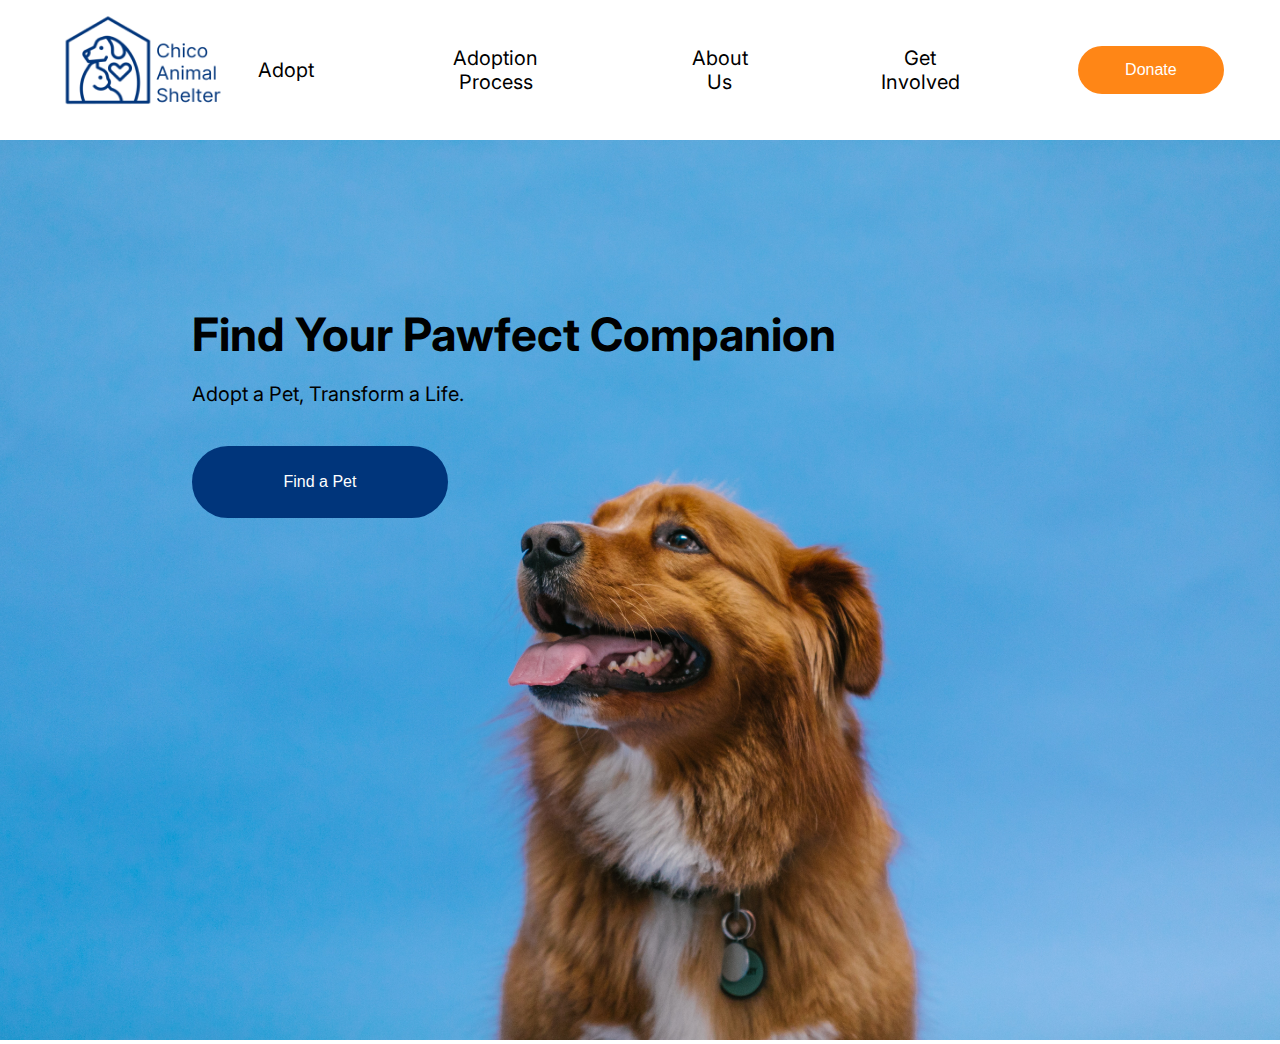
<file: index.html>
<!DOCTYPE html>
<html lang="en">
  <head>
    <meta charset="UTF-8" />
    <title>Home</title>
    <link
      rel="stylesheet"
      href="https://fonts.googleapis.com/css?family=Inter"
    />
    <link
      href="https://fonts.googleapis.com/css2?family=Inter:wght@700&display=swap"
      rel="stylesheet"
    />
    <title>Document</title>
    <link rel="stylesheet" href="./assets/stylesheets/home.css" />
    <link rel="stylesheet" href="./assets/stylesheets/global.css" />
    <link
      rel="stylesheet"
      href="https://cdnjs.cloudflare.com/ajax/libs/font-awesome/4.7.0/css/font-awesome.min.css"
    />
    <meta name="viewport" content="width=device-width, initial-scale=1.0" />
  </head>
  <body>
    <div id="nav"></div>
    <section style="position: relative">
      <img
        class="hero-image"
        src="./assets/images/pexels-rdne-stock-project-7516523.jpg"
      />
      <div style="position: absolute; top: 15%; left: 15%">
        <h1 class="banner-header">Find Your Pawfect Companion</h1>
        <p class="banner-subheader">Adopt a Pet, Transform a Life.</p>
        <button
          onclick="location.href='./adoptAnimals.html';"
          class="banner-button"
        >
          Find a Pet
        </button>
      </div>
    </section>

    <script src="./assets/javascripts/header.js"></script>
  </body>
</html>
</file>
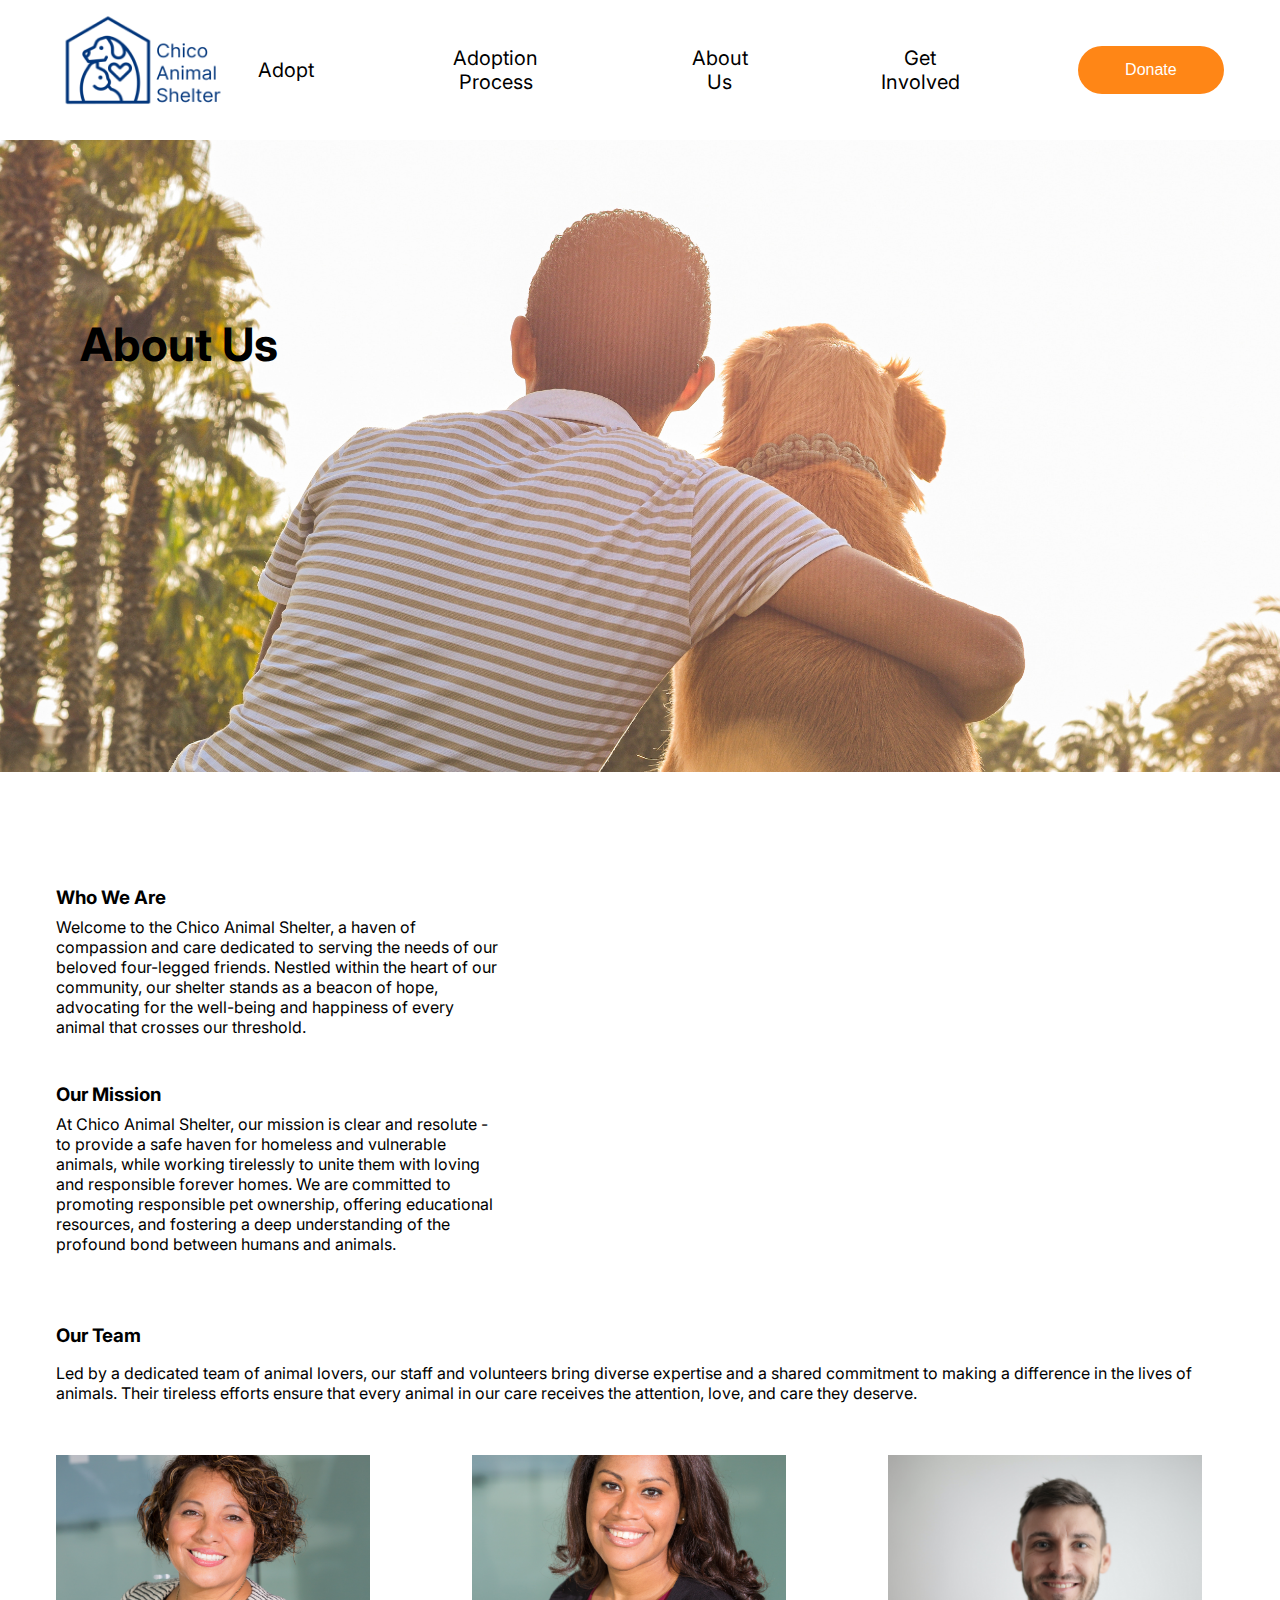
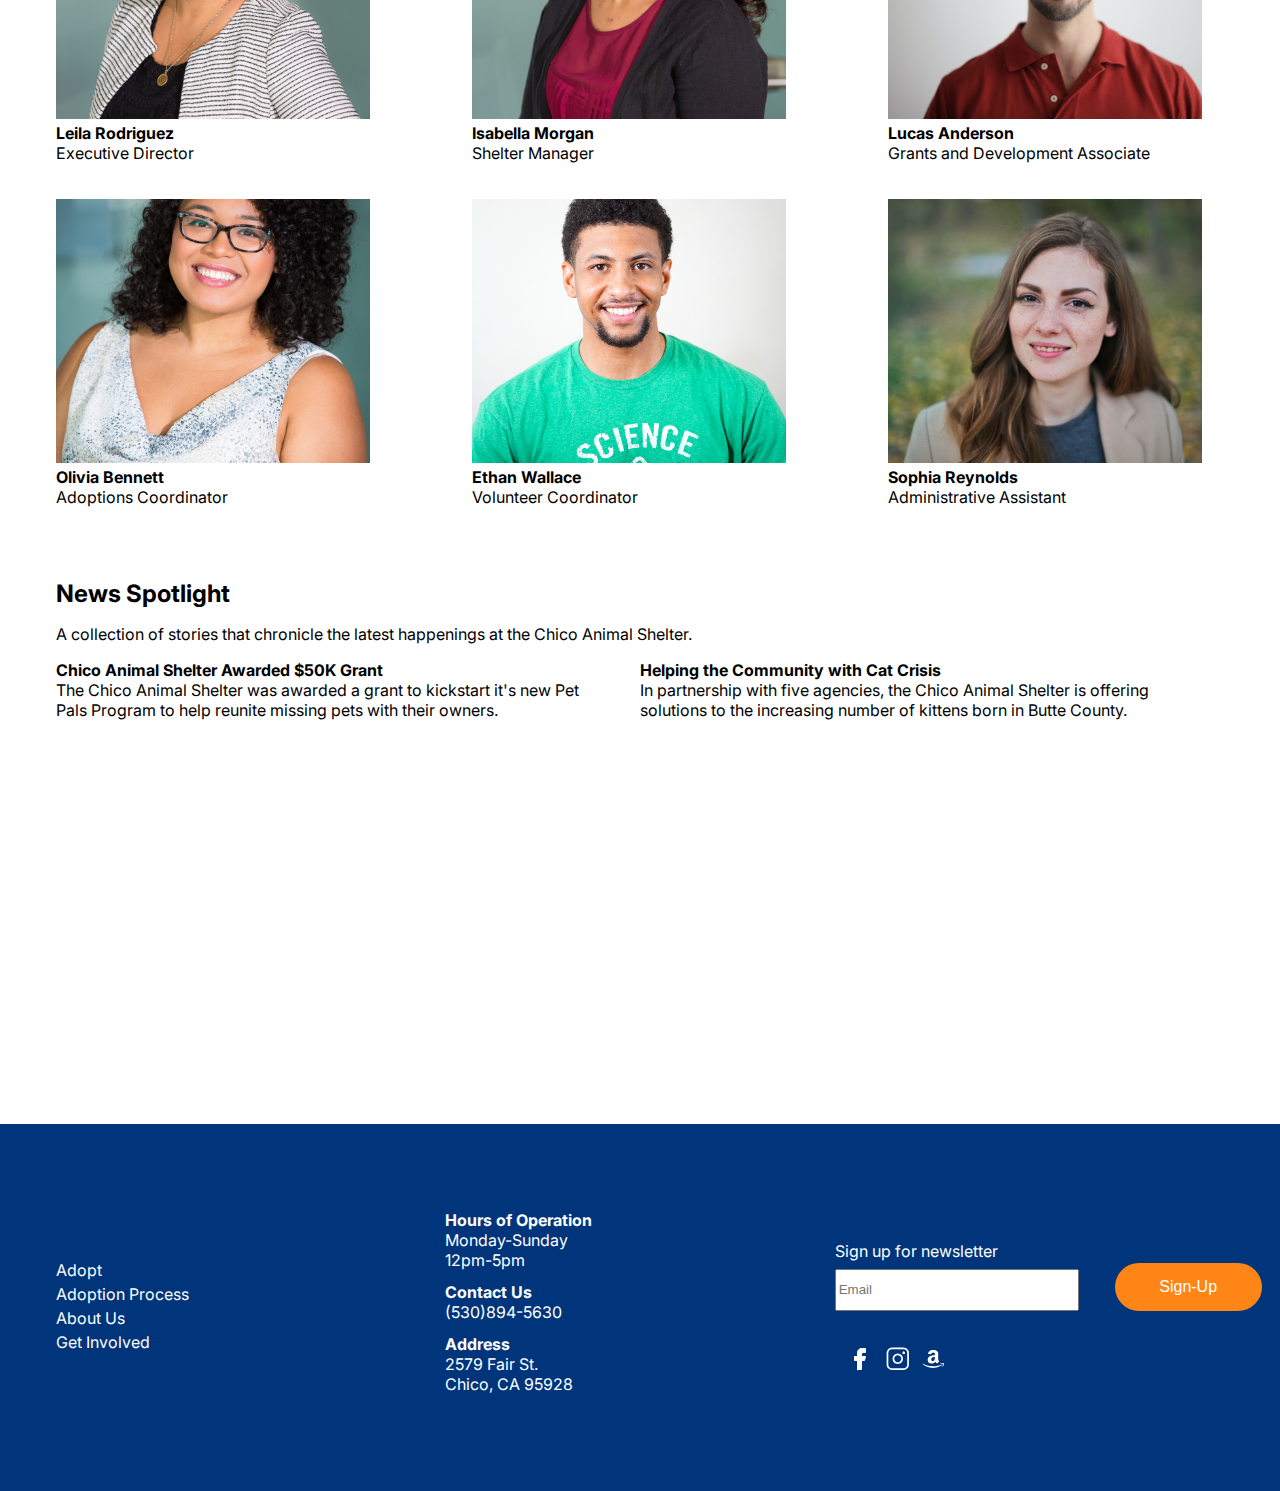
<file: aboutUs.html>
<!DOCTYPE html>
<html lang="en">
  <head>
    <meta charset="UTF-8" />
    <meta name="viewport" content="width=device-width, initial-scale=1.0" />
    <title>About Us</title>
    <link rel="stylesheet" href="./assets/stylesheets/aboutUs.css" />
    <link rel="stylesheet" href="./assets/stylesheets/global.css" />
    <link
      rel="stylesheet"
      href="https://fonts.googleapis.com/css?family=Inter"
    />
    <link
      href="https://fonts.googleapis.com/css2?family=Inter:wght@700&display=swap"
      rel="stylesheet"
    />
    <link
      href="https://fonts.googleapis.com/css2?family=Inter:wght@300&display=swap"
      rel="stylesheet"
    />
    <link
      href="https://fonts.googleapis.com/css2?family=Inter:wght@500&display=swap"
      rel="stylesheet"
    />
    <link
      rel="stylesheet"
      href="https://cdnjs.cloudflare.com/ajax/libs/font-awesome/4.7.0/css/font-awesome.min.css"
    />
  </head>
  <body>
    <div id="nav"></div>
    <div class="about-us-hero">
      <img class="about-us-hero-image" src="./assets/images/about-us.jpg" />
      <div class="hero-header__container">
        <h1 class="hero-header">About Us</h1>
      </div>
    </div>
    <div class="about-us__container">
      <div class="about-us">
        <div class="who-we-are">
          <h3 class="header">Who We Are</h3>
          <p class="content">
            Welcome to the Chico Animal Shelter, a haven of compassion and care
            dedicated to serving the needs of our beloved four-legged friends.
            Nestled within the heart of our community, our shelter stands as a
            beacon of hope, advocating for the well-being and happiness of every
            animal that crosses our threshold.
          </p>
          <div class="our-mission">
            <h3 class="header">Our Mission</h3>
            <p class="content">
              At Chico Animal Shelter, our mission is clear and resolute - to
              provide a safe haven for homeless and vulnerable animals, while
              working tirelessly to unite them with loving and responsible
              forever homes. We are committed to promoting responsible pet
              ownership, offering educational resources, and fostering a deep
              understanding of the profound bond between humans and animals.
            </p>
          </div>
        </div>
        <div class="about-us-video">
          <iframe
            class="my-frame"
            src="https://www.youtube.com/embed/DT6IX9cZSdE"
            title="YouTube video player"
            frameborder="0"
            allow="accelerometer; autoplay; clipboard-write; encrypted-media; gyroscope; picture-in-picture; web-share"
            allowfullscreen
          ></iframe>
        </div>
      </div>
      <div class="our-team">
        <div class="content-team">
          <h3 class="header">Our Team</h3>
          <p class="content-team__paragraph">
            Led by a dedicated team of animal lovers, our staff and volunteers
            bring diverse expertise and a shared commitment to making a
            difference in the lives of animals. Their tireless efforts ensure
            that every animal in our care receives the attention, love, and care
            they deserve.
          </p>
        </div>
        <div class="team-container">
          <div class="team-card">
            <a href="#img1" id="img1-collapsed">
              <img
                class="team-profile"
                src="./assets/images/team-1.jpg"
                alt=""
                width="314px"
              />
            </a>
            <span>
              <a href="#img1-collapsed" class="lightbox" id="img1">
                <img src="./assets/images/team-1.jpg" />
              </a>
            </span>
            <div class="container">
              <h4 class="title">Leila Rodriguez</h4>
              <div>Executive Director</div>
            </div>
          </div>
          <div class="team-card">
            <a href="#img2" id="img2-collapsed">
              <img
                class="team-profile"
                src="./assets/images/team-2.jpg"
                alt=""
                width="314px"
              />
            </a>
            <span>
              <a href="#img2-collapsed" class="lightbox" id="img2">
                <img src="./assets/images/team-2.jpg" />
              </a>
            </span>
            <div class="container">
              <h4 class="title">Isabella Morgan</h4>
              <div>Shelter Manager</div>
            </div>
          </div>
          <div class="team-card">
            <a href="#img3" id="img3-collapsed">
              <img
                class="team-profile"
                src="./assets/images/team-3.jpg"
                alt=""
                width="314px"
              />
            </a>
            <span>
              <a href="#img3-collapsed" class="lightbox" id="img3">
                <img src="./assets/images/team-3.jpg" />
              </a>
            </span>
            <div class="container">
              <h4 class="title">Lucas Anderson</h4>
              <div>Grants and Development Associate</div>
            </div>
          </div>
          <div class="team-card">
            <a href="#img4" id="img4-collapsed">
              <img
                class="team-profile"
                src="./assets/images/team-4.jpg"
                alt=""
                width="314px"
              />
            </a>
            <span>
              <a href="#img4-collapsed" class="lightbox" id="img4">
                <img src="./assets/images/team-4.jpg" />
              </a>
            </span>
            <div class="container">
              <h4 class="title">Olivia Bennett</h4>
              <div>Adoptions Coordinator</div>
            </div>
          </div>
          <div class="team-card">
            <a href="#img5" id="img5-collapsed">
              <img
                class="team-profile"
                src="./assets/images/team-5.jpg"
                alt=""
                width="314px"
              />
            </a>
            <span>
              <a href="#img5-collapsed" class="lightbox" id="img5">
                <img src="./assets/images/team-5.jpg" />
              </a>
            </span>
            <div class="container">
              <h4 class="title">Ethan Wallace</h4>
              <div>Volunteer Coordinator</div>
            </div>
          </div>
          <div class="team-card">
            <a href="#img6" id="img6-collapsed">
              <img
                class="team-profile"
                src="./assets/images/team-6.jpg"
                alt=""
                width="314px"
              />
            </a>
            <span>
              <a href="#img6-collapsed" class="lightbox" id="img6">
                <img src="./assets/images/team-6.jpg" />
              </a>
            </span>
            <div class="container">
              <h4 class="title">Sophia Reynolds</h4>
              <div>Administrative Assistant</div>
            </div>
          </div>
        </div>
      </div>
      <div class="news-spotlight">
        <h2 class="header">News Spotlight</h2>
        <p class="content-news">
          A collection of stories that chronicle the latest happenings at the
          Chico Animal Shelter.
        </p>
      </div>
      <div class="news-clip__container">
        <div class="container">
          <h4 class="title">Chico Animal Shelter Awarded $50K Grant</h4>
          <div class="clip-description">
            The Chico Animal Shelter was awarded a grant to kickstart it's new
            Pet Pals Program to help reunite missing pets with their owners.
          </div>
          <iframe
            class="my-frame"
            src="https://www.youtube.com/embed/mRdDEuBKCM8"
            title="YouTube video player"
            frameborder="0"
            allow="accelerometer; autoplay; clipboard-write; encrypted-media; gyroscope; picture-in-picture; web-share"
            allowfullscreen
          ></iframe>
        </div>
        <div class="container">
          <h4 class="title">Helping the Community with Cat Crisis</h4>
          <div class="clip-description">
            In partnership with five agencies, the Chico Animal Shelter is
            offering solutions to the increasing number of kittens born in Butte
            County.
          </div>
          <iframe
            class="my-frame"
            src="https://www.youtube.com/embed/PJbk5EQ2icE"
            title="YouTube video player"
            frameborder="0"
            allow="accelerometer; autoplay; clipboard-write; encrypted-media; gyroscope; picture-in-picture; web-share"
            allowfullscreen
          ></iframe>
        </div>
      </div>
    </div>
    <div id="footer"></div>
    <script src="./assets/javascripts/header.js"></script>
    <script src="./assets/javascripts/footer.js"></script>
  </body>
</html>
</file>
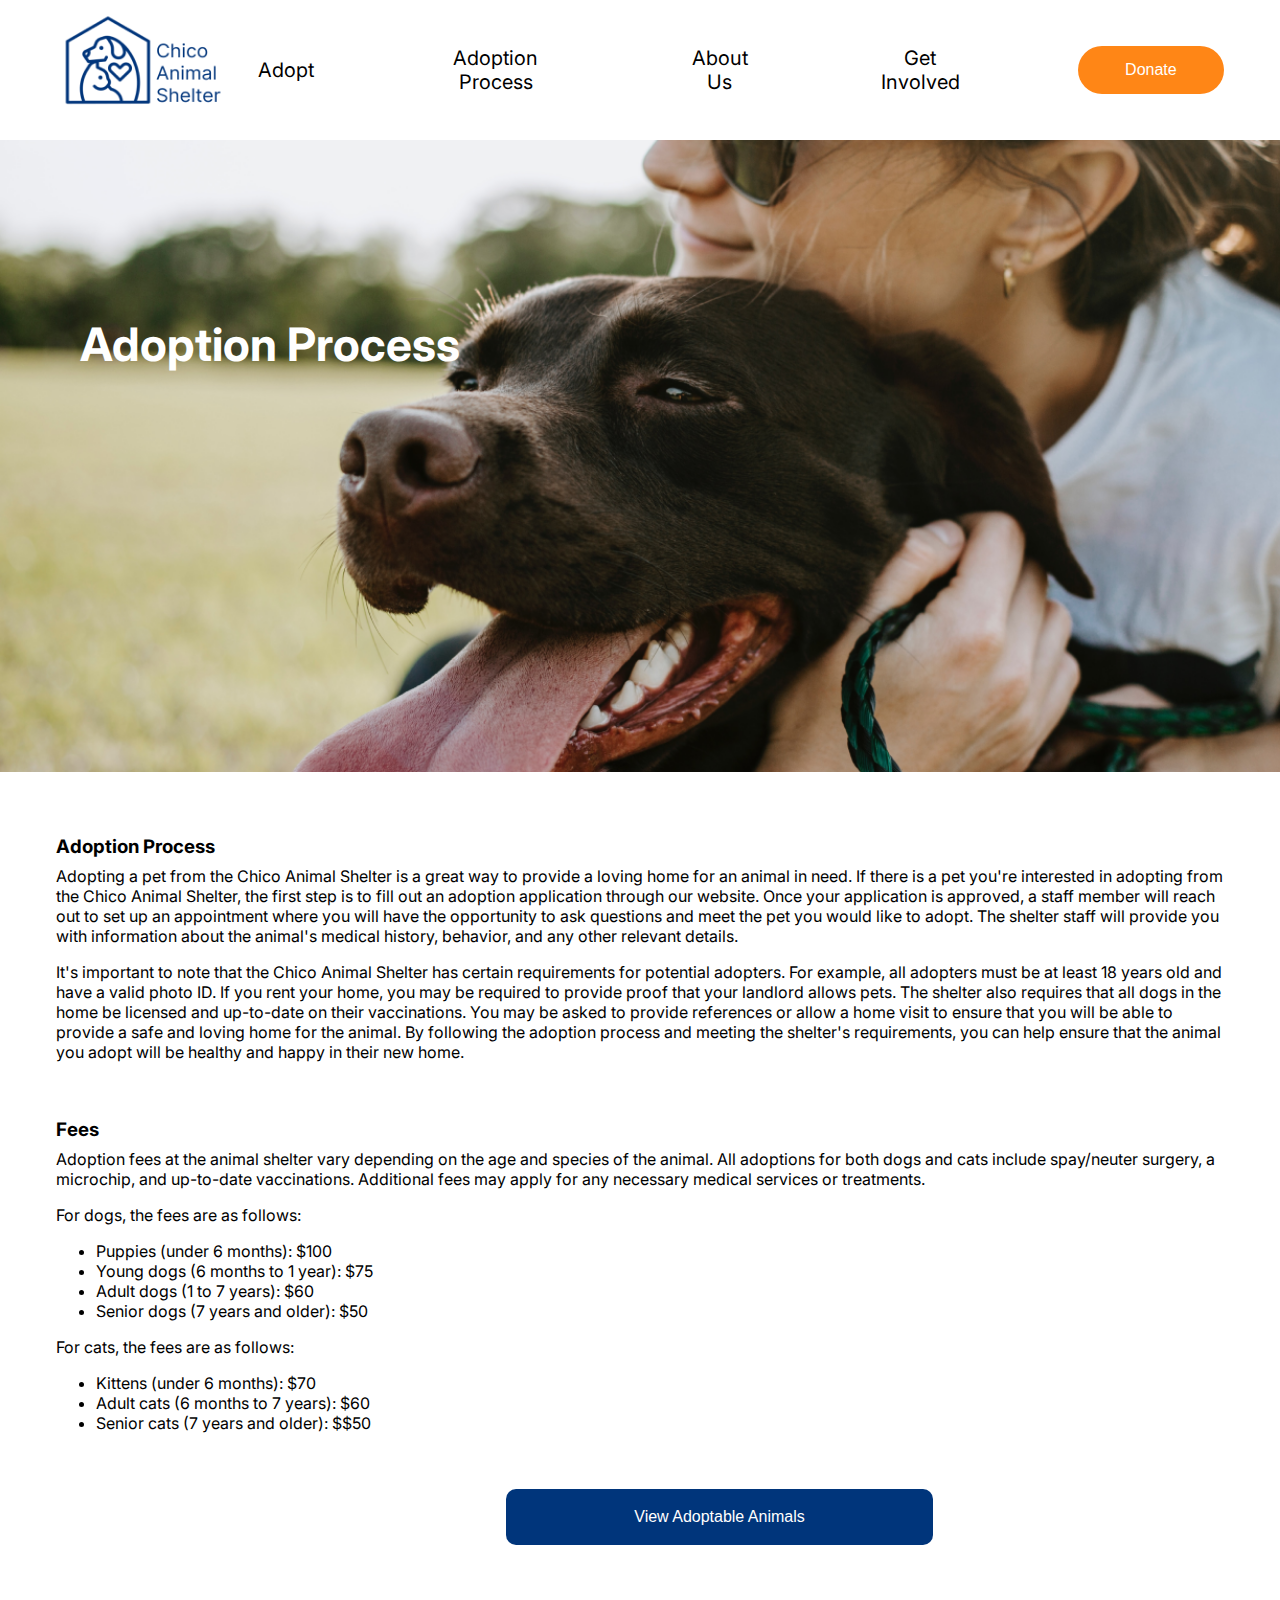
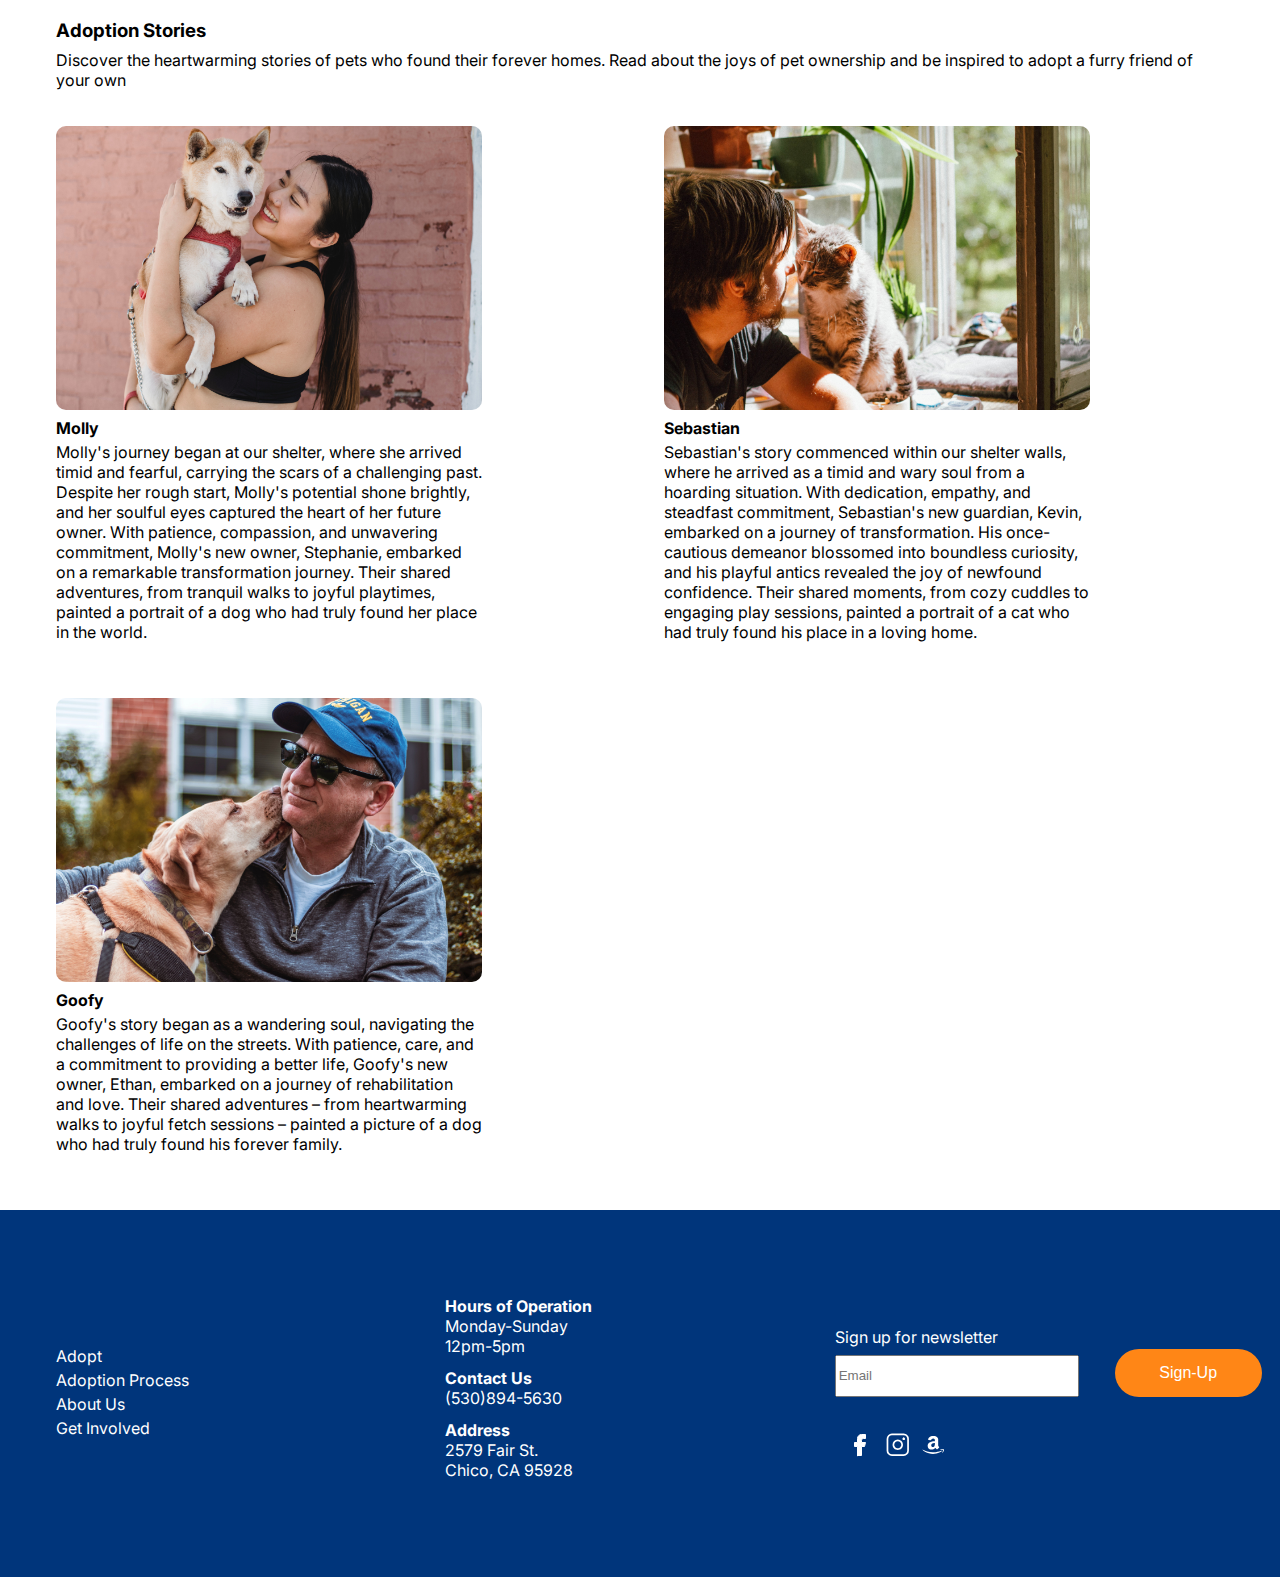
<file: adoptionProcess.html>
<!DOCTYPE html>
<html lang="en">
  <head>
    <meta charset="UTF-8" />
    <meta name="viewport" content="width=device-width, initial-scale=1.0" />
    <title>Adoption Process</title>
    <link rel="stylesheet" href="./assets/stylesheets/adoptionProcess.css" />
    <link rel="stylesheet" href="./assets/stylesheets/global.css" />
    <link
      rel="stylesheet"
      href="https://fonts.googleapis.com/css?family=Inter"
    />
    <link
      href="https://fonts.googleapis.com/css2?family=Inter:wght@700&display=swap"
      rel="stylesheet"
    />
    <link
      href="https://fonts.googleapis.com/css2?family=Inter:wght@300&display=swap"
      rel="stylesheet"
    />
    <link
      href="https://fonts.googleapis.com/css2?family=Inter:wght@500&display=swap"
      rel="stylesheet"
    />
    <link
      rel="stylesheet"
      href="https://cdnjs.cloudflare.com/ajax/libs/font-awesome/4.7.0/css/font-awesome.min.css"
    />
  </head>
  <body>
    <div id="nav"></div>
    <div class="adopt-hero">
      <img
        class="adopt-hero-image"
        src="./assets/images/wade-austin-ellis-FtuJIuBbUhI-unsplash 1.png"
      />
      <div style="position: absolute; top: 285px; left: 80px">
        <h1 class="hero-header">Adoption Process</h1>
      </div>
    </div>
    <div class="adoption-process">
      <div class="process">
        <h3 class="header">Adoption Process</h3>
        <p class="content">
          Adopting a pet from the Chico Animal Shelter is a great way to provide
          a loving home for an animal in need. If there is a pet you're
          interested in adopting from the Chico Animal Shelter, the first step
          is to fill out an adoption application through our website. Once your
          application is approved, a staff member will reach out to set up an
          appointment where you will have the opportunity to ask questions and
          meet the pet you would like to adopt. The shelter staff will provide
          you with information about the animal's medical history, behavior, and
          any other relevant details.
        </p>
        <p>
          It's important to note that the Chico Animal Shelter has certain
          requirements for potential adopters. For example, all adopters must be
          at least 18 years old and have a valid photo ID. If you rent your
          home, you may be required to provide proof that your landlord allows
          pets. The shelter also requires that all dogs in the home be licensed
          and up-to-date on their vaccinations. You may be asked to provide
          references or allow a home visit to ensure that you will be able to
          provide a safe and loving home for the animal. By following the
          adoption process and meeting the shelter's requirements, you can help
          ensure that the animal you adopt will be healthy and happy in their
          new home.
        </p>
      </div>
      <div class="fees">
        <h3 class="header">Fees</h3>
        <p class="content">
          Adoption fees at the animal shelter vary depending on the age and
          species of the animal. All adoptions for both dogs and cats include
          spay/neuter surgery, a microchip, and up-to-date vaccinations.
          Additional fees may apply for any necessary medical services or
          treatments.
        </p>
        <div>
          <div>For dogs, the fees are as follows:</div>
          <ul>
            <li>Puppies (under 6 months): $100</li>
            <li>Young dogs (6 months to 1 year): $75</li>
            <li>Adult dogs (1 to 7 years): $60</li>
            <li>Senior dogs (7 years and older): $50</li>
          </ul>
          <div>For cats, the fees are as follows:</div>
          <ul>
            <li>Kittens (under 6 months): $70</li>
            <li>Adult cats (6 months to 7 years): $60</li>
            <li>Senior cats (7 years and older): $$50</li>
          </ul>
        </div>
      </div>
      <button
        onclick="location.href='./adoptAnimals.html';"
        class="adoptable-animals-button"
      >
        View Adoptable Animals
      </button>
      <div class="adoption-stories-header">
        <h3 class="header">Adoption Stories</h3>
        <div class="content">
          Discover the heartwarming stories of pets who found their forever
          homes. Read about the joys of pet ownership and be inspired to adopt a
          furry friend of your own
        </div>
      </div>
      <div class="adoption-stories-container">
        <div class="adoption-stories-card">
          <a href="#img1" id="img1-collapsed">
            <img
              class="story-profile"
              src="./assets/images/adopt-story-1.jpg"
              alt="woman carrying dog"
              width="426px"
            />
          </a>
          <span>
            <a href="#img1-collapsed" class="lightbox" id="img1">
              <img src="./assets/images/adopt-story-1.jpg" />
            </a>
          </span>
          <div class="container">
            <h4 class="title">Molly</h4>
            <div>
              Molly's journey began at our shelter, where she arrived timid and
              fearful, carrying the scars of a challenging past. Despite her
              rough start, Molly's potential shone brightly, and her soulful
              eyes captured the heart of her future owner. With patience,
              compassion, and unwavering commitment, Molly's new owner,
              Stephanie, embarked on a remarkable transformation journey. Their
              shared adventures, from tranquil walks to joyful playtimes,
              painted a portrait of a dog who had truly found her place in the
              world.
            </div>
          </div>
        </div>
        <div class="adoption-stories-card">
          <a href="#img2" id="img2-collapsed">
            <img
              class="story-profile"
              src="./assets/images/adopt-story-3.jpg"
              alt="Dog dog-profile-1"
              width="426px"
            />
          </a>
          <span>
            <a href="#img2-collapsed" class="lightbox" id="img2">
              <img src="./assets/images/adopt-story-3.jpg" />
            </a>
          </span>
          <div class="container">
            <h4 class="title">Sebastian</h4>
            <div>
              Sebastian's story commenced within our shelter walls, where he
              arrived as a timid and wary soul from a hoarding situation. With
              dedication, empathy, and steadfast commitment, Sebastian's new
              guardian, Kevin, embarked on a journey of transformation. His
              once-cautious demeanor blossomed into boundless curiosity, and his
              playful antics revealed the joy of newfound confidence. Their
              shared moments, from cozy cuddles to engaging play sessions,
              painted a portrait of a cat who had truly found his place in a
              loving home.
            </div>
          </div>
        </div>
        <div class="adoption-stories-card">
          <a href="#img3" id="img3-collapsed">
            <img
              class="story-profile"
              src="./assets/images/adopt-story-2.jpg"
              alt="Dog dog-profile-1"
              width="426px"
            />
          </a>
          <span>
            <a href="#img3-collapsed" class="lightbox" id="img3">
              <img src="./assets/images/adopt-story-2.jpg" />
            </a>
          </span>
          <div class="container">
            <h4 class="title">Goofy</h4>
            <div>
              Goofy's story began as a wandering soul, navigating the challenges
              of life on the streets. With patience, care, and a commitment to
              providing a better life, Goofy's new owner, Ethan, embarked on a
              journey of rehabilitation and love. Their shared adventures – from
              heartwarming walks to joyful fetch sessions – painted a picture of
              a dog who had truly found his forever family.
            </div>
          </div>
        </div>
      </div>
    </div>

    <div id="footer"></div>
    <script src="./assets/javascripts/header.js"></script>
    <script src="./assets/javascripts/footer.js"></script>
  </body>
</html>
</file>
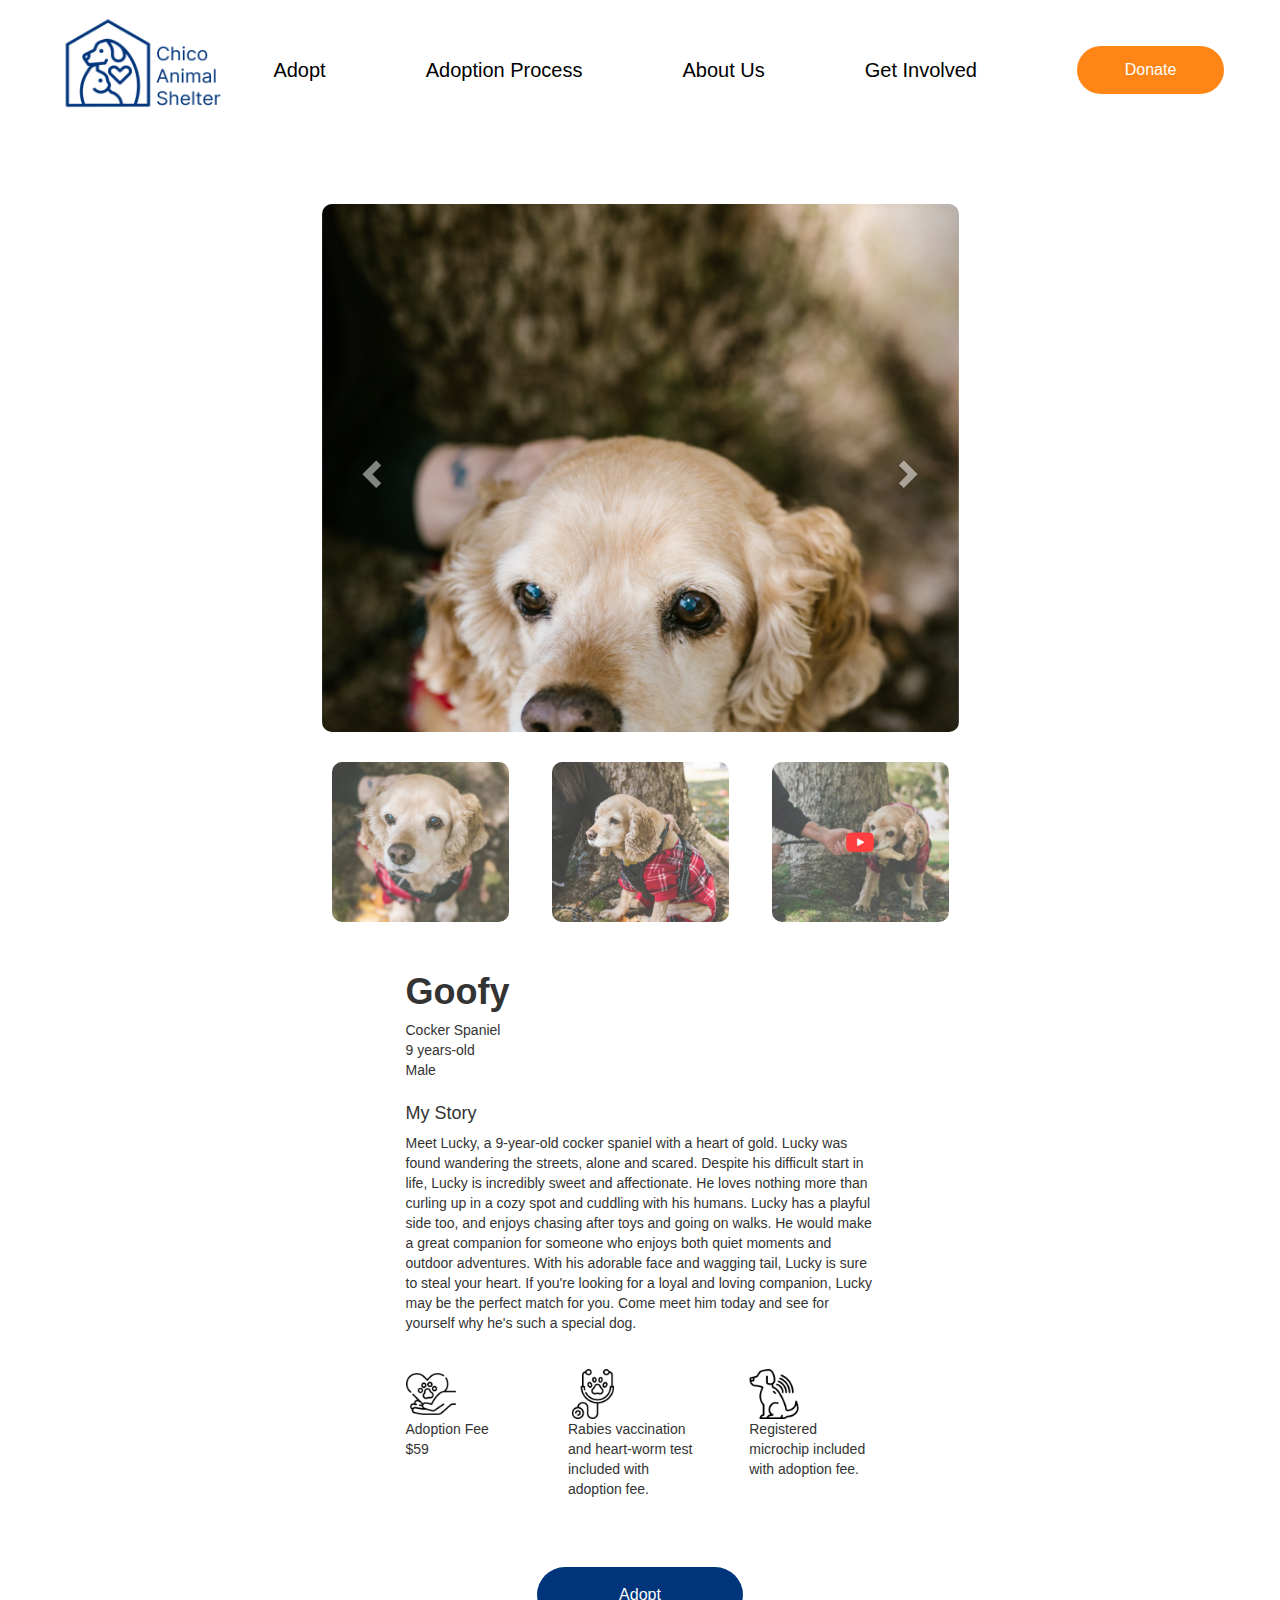
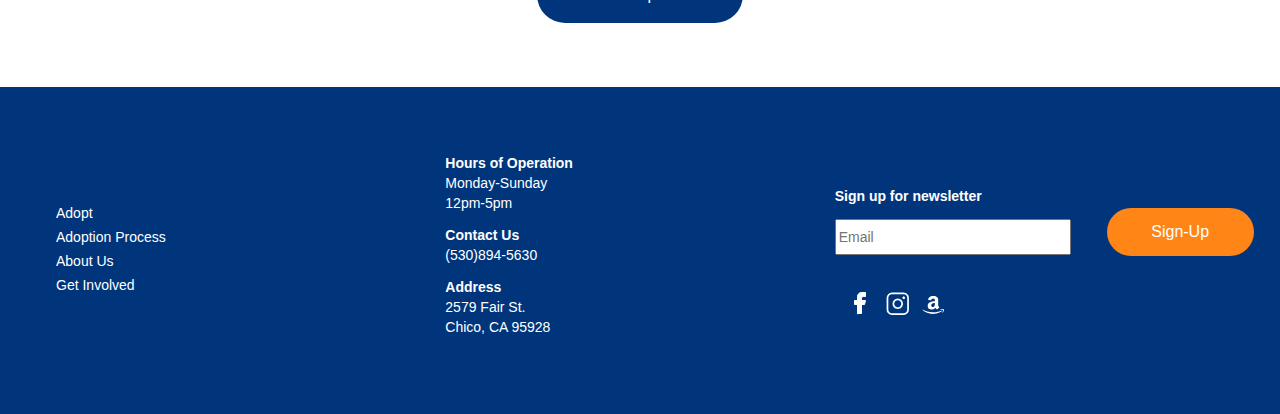
<file: animalProfile.html>
<!DOCTYPE html>
<html lang="en">
  <head>
    <meta charset="UTF-8" />
    <meta name="viewport" content="width=device-width, initial-scale=1.0" />
    <title>Animal Profile</title>
    <link rel="stylesheet" href="./assets/stylesheets/global.css" />
    <link
      rel="stylesheet"
      href="https://maxcdn.bootstrapcdn.com/bootstrap/3.4.1/css/bootstrap.min.css"
    />
    <script src="https://ajax.googleapis.com/ajax/libs/jquery/3.6.4/jquery.min.js"></script>
    <script src="https://maxcdn.bootstrapcdn.com/bootstrap/3.4.1/js/bootstrap.min.js"></script>
    <link rel="stylesheet" href="./assets/stylesheets/animalProfile.css" />
    <link
      rel="stylesheet"
      href="https://fonts.googleapis.com/css?family=Inter"
    />
    <link
      href="https://fonts.googleapis.com/css2?family=Inter:wght@700&display=swap"
      rel="stylesheet"
    />
    <link
      rel="stylesheet"
      href="https://cdnjs.cloudflare.com/ajax/libs/font-awesome/4.7.0/css/font-awesome.min.css"
    />
  </head>
  <body>
    <div id="nav"></div>
    <div class="animal-profile-container">
      <div class="animal-profile">
        <div class="carousel-container">
          <div class="profile-container">
            <div
              id="myCarousel"
              class="carousel slide"
              data-ride="carousel"
              data-interval="false"
            >
              <div class="carousel-inner">
                <!-- Wrapper for slides -->
                <div class="item active">
                  <img
                    src="./assets/images/spaniel-main.jpg"
                    alt="Dog Profile"
                  />
                </div>

                <div class="item">
                  <img
                    src="./assets/images/spaniel-3.jpg"
                    alt="Dog Profile"
                    style="width: 637px"
                  />
                </div>

                <div class="item">
                  <iframe
                    width="637px"
                    height="528px"
                    src="https://www.youtube.com/embed/E02Y-1XbJpw?controls=0"
                    title="YouTube video player"
                    frameborder="0"
                    allow="accelerometer; autoplay; clipboard-write; encrypted-media; gyroscope; picture-in-picture; web-share"
                    allowfullscreen
                  ></iframe>
                </div>
                <!-- Left and right controls -->
                <a
                  class="left carousel-control"
                  href="#myCarousel"
                  data-slide="prev"
                >
                  <span class="glyphicon glyphicon-chevron-left"></span>
                  <span class="sr-only">Previous</span>
                </a>
                <a
                  class="right carousel-control"
                  href="#myCarousel"
                  data-slide="next"
                >
                  <span class="glyphicon glyphicon-chevron-right"></span>
                  <span class="sr-only">Next</span>
                </a>
              </div>
            </div>
          </div>
          <!-- Indicators -->
          <div class="carousel-indicators">
            <div
              class="carousel-indicators__image"
              data-target="#myCarousel"
              data-slide-to="0"
            >
              <img src="./assets/images/spaniel-main.jpg" alt="" />
            </div>
            <div
              class="carousel-indicators__image"
              data-target="#myCarousel"
              data-slide-to="1"
            >
              <img src="./assets/images/spaniel-3.jpg" alt="" />
            </div>
            <div
              class="carousel-indicators__image"
              data-target="#myCarousel"
              data-slide-to="2"
            >
              <img src="./assets/images/video-image.png" />
            </div>
          </div>
        </div>
        <div class="profile-text">
          <h1 class="name">Goofy</h1>
          <div>Cocker Spaniel</div>
          <div>9 years-old</div>
          <div>Male</div>
          <div class="story">
            <h4>My Story</h4>
            <p>
              Meet Lucky, a 9-year-old cocker spaniel with a heart of gold.
              Lucky was found wandering the streets, alone and scared. Despite
              his difficult start in life, Lucky is incredibly sweet and
              affectionate. He loves nothing more than curling up in a cozy spot
              and cuddling with his humans. Lucky has a playful side too, and
              enjoys chasing after toys and going on walks. He would make a
              great companion for someone who enjoys both quiet moments and
              outdoor adventures. With his adorable face and wagging tail, Lucky
              is sure to steal your heart. If you're looking for a loyal and
              loving companion, Lucky may be the perfect match for you. Come
              meet him today and see for yourself why he's such a special dog.
            </p>
            <div class="adopt-details">
              <section>
                <div class="detail-icon">
                  <img src="./assets/images/adoption-fee.png" alt="" />
                </div>
                <div class="detail-description">Adoption Fee $59</div>
              </section>
              <section>
                <div class="detail-icon">
                  <img src="./assets/images/vaccination.png" alt="" />
                </div>
                <div class="detail-description">
                  Rabies vaccination and heart-worm test included with adoption
                  fee.
                </div>
              </section>
              <section>
                <div class="detail-icon">
                  <img src="./assets/images/microchip.png" alt="" />
                </div>
                <div class="detail-description">
                  Registered microchip included with adoption fee.
                </div>
              </section>
            </div>
          </div>
          <div class="slides-actions-adopt">
            <button class="adopt-button">Adopt</button>
          </div>
        </div>
      </div>
    </div>
    <div id="footer"></div>
    <script src="./assets/javascripts/header.js"></script>
    <script src="./assets/javascripts/footer.js"></script>
  </body>
</html>
</file>
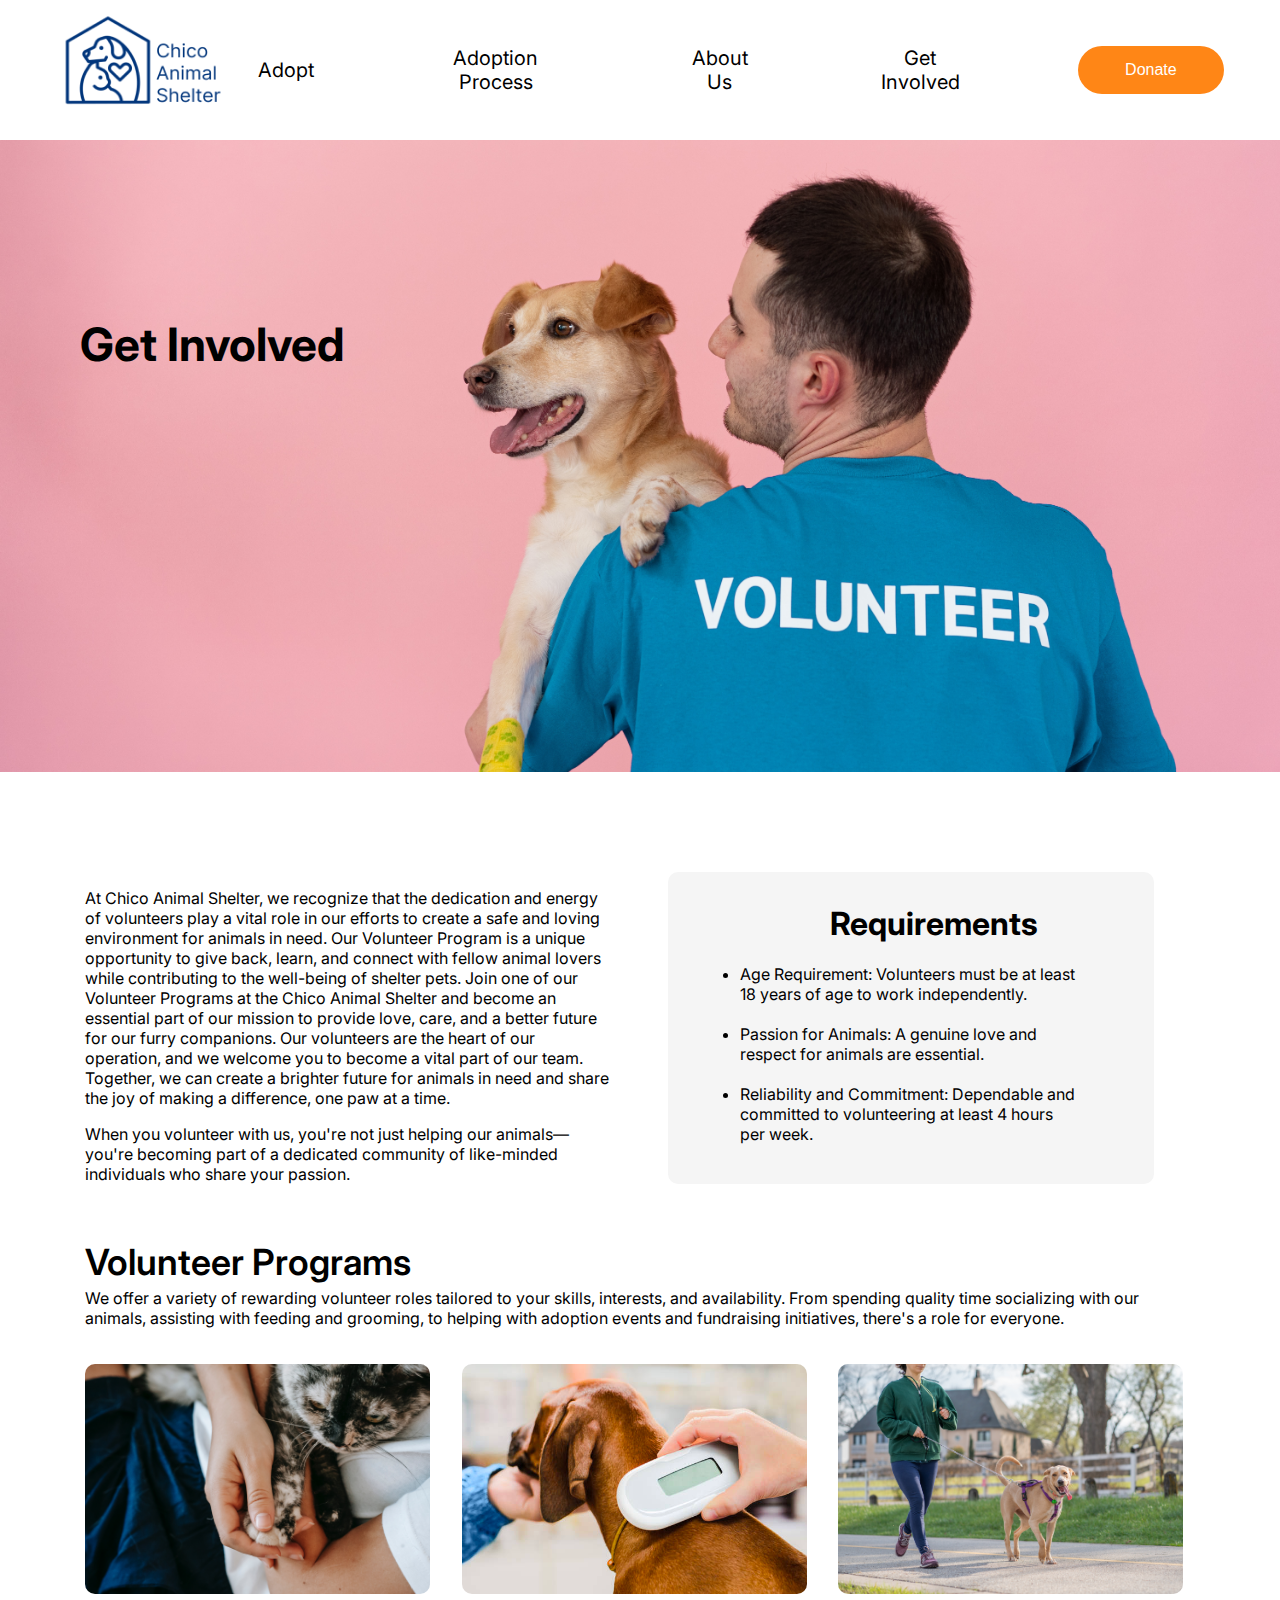
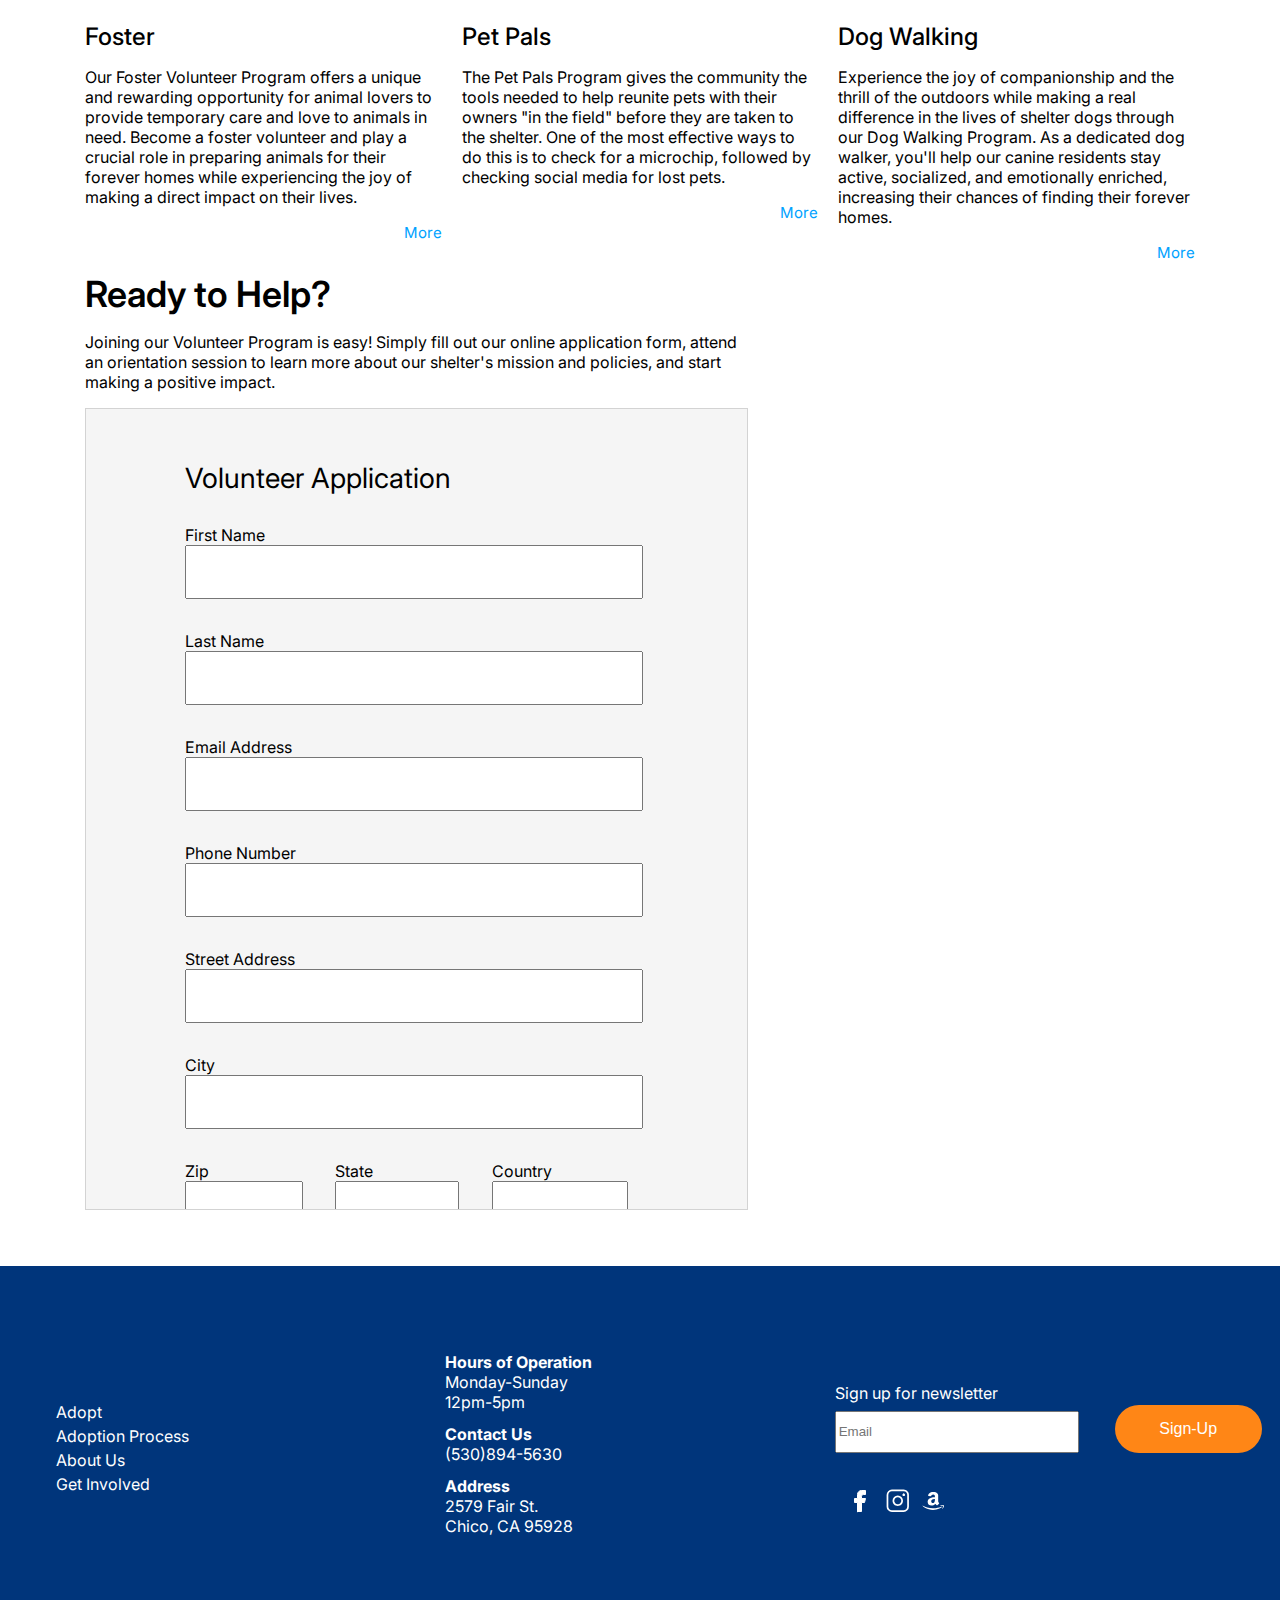
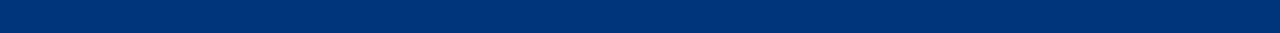
<file: volunteer.html>
<!DOCTYPE html>
<html lang="en">
  <head>
    <meta charset="UTF-8" />
    <meta name="viewport" content="width=device-width, initial-scale=1.0" />
    <title>Volunteer</title>
    <link rel="stylesheet" href="./assets/stylesheets/volunteer.css" />
    <link rel="stylesheet" href="./assets/stylesheets/global.css" />
    <link
      rel="stylesheet"
      href="https://fonts.googleapis.com/css?family=Inter"
    />
    <link
      href="https://fonts.googleapis.com/css2?family=Inter:wght@700&display=swap"
      rel="stylesheet"
    />
    <link
      href="https://fonts.googleapis.com/css2?family=Inter:wght@300&display=swap"
      rel="stylesheet"
    />
    <link
      href="https://fonts.googleapis.com/css2?family=Inter:wght@500&display=swap"
      rel="stylesheet"
    />
    <link
      rel="stylesheet"
      href="https://cdnjs.cloudflare.com/ajax/libs/font-awesome/4.7.0/css/font-awesome.min.css"
    />
  </head>
  <body>
    <div id="nav"></div>
    <div class="volunteer-hero">
      <img
        class="volunteer-hero-image"
        src="./assets/images/volunteer-banner.jpg"
      />
      <div class="hero-header__container">
        <h1 class="hero-header">Get Involved</h1>
      </div>
      <div class="volunteer-content__container">
        <div class="volunteer-content">
          <div class="volunteer-intro">
            <div>
              <p class="volunteer-description">
                At Chico Animal Shelter, we recognize that the dedication and
                energy of volunteers play a vital role in our efforts to create
                a safe and loving environment for animals in need. Our Volunteer
                Program is a unique opportunity to give back, learn, and connect
                with fellow animal lovers while contributing to the well-being
                of shelter pets. Join one of our Volunteer Programs at the Chico
                Animal Shelter and become an essential part of our mission to
                provide love, care, and a better future for our furry
                companions. Our volunteers are the heart of our operation, and
                we welcome you to become a vital part of our team. Together, we
                can create a brighter future for animals in need and share the
                joy of making a difference, one paw at a time.<br />
              </p>
              <p class="volunteer-description">
                When you volunteer with us, you're not just helping our
                animals—you're becoming part of a dedicated community of
                like-minded individuals who share your passion.
              </p>
            </div>
            <section class="requirement-card">
              <div>
                <h1 class="requirement-header">Requirements</h1>
                <div class="requirement-content">
                  <ul>
                    <li>
                      Age Requirement: Volunteers must be at least 18 years of
                      age to work independently.
                    </li>
                    <br />
                    <li>
                      Passion for Animals: A genuine love and respect for
                      animals are essential.
                    </li>
                    <br />
                    <li>
                      Reliability and Commitment: Dependable and committed to
                      volunteering at least 4 hours per week.
                    </li>
                    <br />
                  </ul>
                </div>
              </div>
            </section>
          </div>
          <div class="volunteer-container">
            <div>
              <h1 class="header">Volunteer Programs</h1>
              <p class="content">
                We offer a variety of rewarding volunteer roles tailored to your
                skills, interests, and availability. From spending quality time
                socializing with our animals, assisting with feeding and
                grooming, to helping with adoption events and fundraising
                initiatives, there's a role for everyone.
              </p>
            </div>
            <div class="volunteer-programs">
              <div class="card">
                <img
                  class="volunteer-profile"
                  src="./assets/images/foster.jpg"
                  alt="Dog dog-profile-1"
                  width="345px"
                />
                <div class="container">
                  <h4 class="title">Foster</h4>
                  <p>
                    Our Foster Volunteer Program offers a unique and rewarding
                    opportunity for animal lovers to provide temporary care and
                    love to animals in need. Become a foster volunteer and play
                    a crucial role in preparing animals for their forever homes
                    while experiencing the joy of making a direct impact on
                    their lives.
                  </p>
                  <p class="panel">
                    As a foster volunteer, you'll offer a safe, nurturing
                    environment for animals in need, whether they're recovering
                    from medical procedures, adjusting to shelter life, or
                    simply awaiting their forever homes. By becoming a part of
                    our foster program, you'll be providing these animals with
                    the love, attention, and socialization they require to
                    thrive.
                  </p>
                  <div class="accordion" style="text-align: right">More</div>
                </div>
              </div>
              <div class="card">
                <img
                  class="volunteer-profile"
                  src="./assets/images/pet-pals.png"
                  alt="Dog dog-profile-1"
                  width="345px"
                />
                <div class="container">
                  <h4 class="title">Pet Pals</h4>
                  <p>
                    The Pet Pals Program gives the community the tools needed to
                    help reunite pets with their owners "in the field" before
                    they are taken to the shelter. One of the most effective
                    ways to do this is to check for a microchip, followed by
                    checking social media for lost pets.
                  </p>
                  <p class="panel">
                    We are looking for a mix of individuals and businesses who
                    are willing to assist the public with scanning lost pets for
                    a microchip and helping reunite pets with their families.
                    Training and support will be provided for those selected to
                    participate in the program. As a Pet Pal, members of the
                    public may contact you to have a found pet scanned for a
                    microchip and for help reuniting a pet with its family.
                  </p>
                  <div class="accordion" style="text-align: right">More</div>
                </div>
              </div>
              <div class="card">
                <img
                  class="volunteer-profile"
                  src="./assets/images/dog-walking.jpg"
                  alt="Dog dog-profile-1"
                  width="345px"
                />
                <div class="container">
                  <h4 class="title">Dog Walking</h4>
                  <p>
                    Experience the joy of companionship and the thrill of the
                    outdoors while making a real difference in the lives of
                    shelter dogs through our Dog Walking Program. As a dedicated
                    dog walker, you'll help our canine residents stay active,
                    socialized, and emotionally enriched, increasing their
                    chances of finding their forever homes.
                  </p>
                  <p class="panel">
                    By joining our Dog Walking Program, you're not only
                    brightening a shelter dog's day – you're enhancing their
                    chances of finding a loving home. Your dedication and time
                    make all the difference in these dogs' lives, helping them
                    become the best versions of themselves.
                  </p>
                  <div class="accordion" style="text-align: right">More</div>
                </div>
              </div>
            </div>
          </div>
          <div class="sign-up-main">
            <div>
              <h1 class="header">Ready to Help?</h1>
              <p class="content-app">
                Joining our Volunteer Program is easy! Simply fill out our
                online application form, attend an orientation session to learn
                more about our shelter's mission and policies, and start making
                a positive impact.
              </p>
            </div>
            <section class="volunteer-form">
              <div class="form-title">Volunteer Application</div>
              <div class="form-field">
                <div>
                  <label class="label-field" for="first-name">First Name</label>
                  <input class="input-field" type="text" id="first-name" />
                </div>
                <div>
                  <label class="label-field" for="last-name">Last Name</label>
                  <input class="input-field" type="text" id="last-name" />
                </div>
                <div>
                  <label class="label-field" for="email-address"
                    >Email Address</label
                  >
                  <input class="input-field" type="text" id="email-adress" />
                </div>
                <div>
                  <label class="label-field" for="phone-number"
                    >Phone Number</label
                  >
                  <input class="input-field" type="text" id="phone-number" />
                </div>
                <div>
                  <label class="label-field" for="street-address"
                    >Street Address</label
                  >
                  <input class="input-field" type="text" id="street-address" />
                </div>
                <div>
                  <label class="label-field" for="city">City</label>
                  <input class="input-field" type="text" id="city" />
                </div>
                <div class="code">
                  <div>
                    <label class="short-label-field" for="zip">Zip</label>
                    <input class="short-input-field" type="text" id="zip" />
                  </div>
                  <div>
                    <label class="short-label-field" for="state">State</label>
                    <input class="short-input-field" type="text" id="state" />
                  </div>
                  <div>
                    <label class="short-label-field" for="country"
                      >Country</label
                    >
                    <input class="short-input-field" type="text" id="country" />
                  </div>
                </div>
                <div class="program-heading">
                  <div class="program-title">Volunteer Programs</div>
                  <div>
                    Select the programs you're interested in participating in.
                  </div>
                </div>
                <div class="box">
                  <div>
                    <input class="checkbox" type="checkbox" id="foster" />
                    <label class="checkbox-selection" for="foster"
                      >Foster</label
                    >
                  </div>
                  <div>
                    <input class="checkbox" type="checkbox" id="pet-pals" />
                    <label class="checkbox-selection" for="pet-pals"
                      >Pet Pals</label
                    >
                  </div>
                  <div>
                    <input class="checkbox" type="checkbox" id="dog-walking" />
                    <label class="checkbox-selection" for="dog-walking"
                      >Dog Walking</label
                    >
                  </div>
                  <div>
                    <input class="checkbox" type="checkbox" id="puppy-watch" />
                    <label class="checkbox-selection" for="puppy-watch"
                      >Puppy Watch</label
                    >
                  </div>
                  <div>
                    <input
                      class="checkbox"
                      type="checkbox"
                      id="general-volunteer"
                    />
                    <label class="checkbox-selection" for="general-volunteer"
                      >General Volunteer</label
                    >
                  </div>
                </div>
                <div>
                  <label class="label-field" for="what is your availability?"
                    >What is your availability?</label
                  >
                  <input
                    class="open-field"
                    type="text"
                    id="what is your availability?"
                  />
                </div>
                <div>
                  <label
                    class="label-field"
                    for="describe your experience working with animals"
                    >Describe your experience working with animals?</label
                  >
                  <input
                    class="open-field"
                    type="text"
                    id="describe your experience working with animals"
                  />
                </div>
                <div>
                  <label
                    class="label-field"
                    for="describe any special skills you can provide?"
                    >Describe any special skills you can provide?</label
                  >
                  <input
                    class="open-field"
                    type="text"
                    id="describe any special skills you can provide?"
                  />
                </div>
                <button class="submit-button">Submit</button>
              </div>
            </section>
          </div>
        </div>
      </div>
    </div>
    <div id="footer"></div>
    <script src="./assets/javascripts/header.js"></script>
    <script src="./assets/javascripts/footer.js"></script>
  </body>
  <script>
    var acc = document.getElementsByClassName("accordion");
    var i;
    for (i = 0; i < acc.length; i++) {
      acc[i].addEventListener("click", function () {
        this.classList.toggle("active");
        var panel = this.previousElementSibling;
        if (panel.style.display === "block") {
          panel.style.display = "none";
          this.innerHTML = "More";
        } else {
          panel.style.display = "block";
          this.innerHTML = "Less";
        }
      });
    }
  </script>
</html>
</file>
<file: assets/stylesheets/home.css>
.hero-image {
  height: 100vh;
  width: 100%;
  /* Center and scale the image nicely */
  /* background-position: center;
  background-repeat: no-repeat;
  background-size: cover; */
  object-fit: cover;
}
.banner-button {
  background-color: #00357b;
  color: white;
  border: solid 2px #00357b;
  width: 256px;
  height: 72px;
  border-radius: 100px;
  margin-top: 20px;
  font-size: 16px;
}
.banner-button:hover {
  background-color: white;
  border: solid 2px #00357b;
  color: black;
  cursor: pointer;
}
.banner-header {
  font-size: 46px;
  font-weight: 700;
  margin-bottom: 8px;
}
.banner-subheader {
  font-size: 20px;
  font-weight: normal;
}
@media only screen and (max-width: 992px) {
  .banner-button {
    width: 150px;
    height: 50px;
    font-size: 14px;
  }
  .banner-header {
    font-size: 20px;
  }
  .banner-subheader {
    font-size: 14px;
  }
}
</file>
<file: assets/stylesheets/global.css>
.topnav {
  background-color: white;
  height: 140px;
  display: flex;
  justify-content: space-between;
  width: 100%;
  align-items: center;
}
.topnav a {
  float: right;
  color: #000;
  text-align: center;
  font-size: 20px;
  text-decoration: none;
}
.topnav a:hover {
  color: #ff8616;
  text-decoration: none;
}

.menu {
  display: flex;
  justify-content: space-evenly;
  column-gap: 100px;
  align-items: center;
  margin-right: 56px;
}
.menu-bars__container {
  display: none;
  margin-right: 56px;
}
.menu-bars {
  background-color: transparent;
  border: none;
  font-size: 36px;
  color: #00357b;
}
.menu-bars:hover {
  cursor: pointer;
  color: #ff8616;
}
#menu-bars__dropdown {
  position: absolute;
  z-index: 5;
  right: 60px;
  display: none;
  justify-content: start;
  row-gap: 10px;
  background-color: white;
  padding: 20px;
  box-shadow: 1px 1px 5px grey;
  border-radius: 3px;
}
#menu-bars__dropdown.menu-bars__dropdown--active {
  display: grid;
}

@media only screen and (max-width: 1200px) {
  .menu {
    display: none;
  }
  .menu-bars__container {
    display: block;
  }
  .topnav a {
    text-align: left;
  }
}
.home {
  margin-left: 56px;
}
.donate-button {
  background-color: #ff8616;
  color: white;
  width: 147px;
  height: 48px;
  border-radius: 100px;
  font-size: 16px;
  border: none;
}
.donate-button:hover {
  cursor: pointer;
  opacity: 0.75;
}
body {
  font-family: "Inter";
  margin: 0;
}
.footer {
  display: grid;
  grid-template-columns: repeat(auto-fit, minmax(250px, 1fr));
  row-gap: 20px;
  justify-content: space-evenly;
  min-height: 327px;
  background-color: #00357b;
  color: white;
  align-items: center;
  padding: 20px 56px 20px 56px;
}
.company-labels {
  font-weight: bold;
}
.bottom-nav {
  display: grid;
  height: 96px;
}
.bottom-nav a {
  color: white;
  text-decoration: none;
}
.company-content {
  margin-bottom: 12px;
}
.newsletter-input-container {
  display: grid;
}
.newsletter-input {
  width: 236px;
  height: 36px;
  margin-top: 8px;
}
.social-media {
  margin-top: 36px;
  display: flex;
  justify-content: space-evenly;
  align-items: center;
  width: 124px;
}
.sign-up-button {
  background-color: #ff8616;
  color: white;
  width: 147px;
  height: 48px;
  border-radius: 100px;
  font-size: 16px;
  border: none;
  margin-left: 36px;
}
.sign-up-button:hover {
  opacity: 0.75;
  cursor: pointer;
}
.newsletter {
  display: flex;
}
.sign-up {
  position: relative;
  top: 22px;
}
</file>
<file: assets/stylesheets/aboutUs.css>
.about-us-hero-image {
  height: 632px;
  width: 100%;
  object-fit: cover;
  object-position: top;
}
.hero-header__container {
  position: absolute;
  top: 285px;
  left: 80px;
}
.hero-header {
  font-size: 46px;
}
.content {
  max-width: 495px;
  margin-top: 8px;
}
.about-us__container {
  padding: 56px;
  display: grid;
  justify-content: center;
}
.about-us {
  display: grid;
  grid-template-columns: repeat(auto-fit, minmax(400px, 1fr));
  margin-top: 54px;
}
.who-we-are {
  margin-right: 138px;
}
.header {
  margin-top: 0;
  margin-bottom: 0;
}
.our-mission {
  margin-top: 46px;
}
.content-mission {
  max-width: 1325px;
  margin-top: 8px;
}
.team-profile {
  width: 314px;
  height: 264px;
  object-fit: cover;
  object-position: center;
}
.lightbox {
  display: none;
  position: fixed;
  z-index: 999;
  /* top: 0; */
  bottom: 0;
  left: 0;
  right: 0;
  padding: 5px;
  background: rgba(0, 0, 0, 0.8);
  height: 100vh;
}
.lightbox:target {
  display: block;
}
.team-profile:hover {
  opacity: 0.75;
}
.lightbox img {
  display: block;
  position: absolute;
  left: 50%;
  top: 50%;
  transform: translateX(-50%) translateY(-50%);
  width: 878px;
}
.team-container {
  display: grid;
  grid-template-columns: repeat(auto-fit, minmax(250px, 1fr));
  column-gap: 80px;
  justify-content: center;
  margin-top: 36px;
  margin-bottom: 36px;
}
.title {
  margin: 0;
}
.team-card {
  margin-bottom: 36px;
}
.our-team {
  margin-top: 46px;
}
.content-team {
  margin-top: 8px;
  display: grid;
  justify-content: center;
}
.content-team__paragraph {
  max-width: 1170px;
}
.clip-description {
  max-width: 540px;
  margin-bottom: 24px;
}
.news-clip__container {
  display: grid;
  grid-template-columns: repeat(auto-fit, minmax(400px, 1fr));
  justify-content: center;
}
.my-frame {
  width: 540px;
  height: 320px;
}
@media only screen and (max-width: 992px) {
  .my-frame {
    width: 400px;
    height: 250px;
  }
}
</file>
<file: assets/stylesheets/adoptionProcess.css>
.adopt-hero-image {
  height: 632px;
  width: 100%;
  object-fit: cover;
  padding-bottom: 40px;
}
.hero-header {
  font-size: 46px;
  color: white;
}

@media only screen and (max-width: 1200px) {
  .hero-header {
    font-size: 36px;
  }
}

.adoption-process {
  max-width: 1328px;
  padding: 0 56px 0 56px;
}
.header {
  margin-bottom: 8px;
}
.content {
  margin-top: 4px;
}
.process {
  margin-bottom: 56px;
}
.fees {
  margin-bottom: 56px;
}
.adoptable-animals-button {
  width: 427px;
  height: 56px;
  background-color: #00357b;
  color: white;
  border: none;
  border-radius: 10px;
  font-size: 16px;
  margin-bottom: 56px;
  position: relative;
  left: 450px;
}

@media only screen and (max-width: 1200px) {
  .adoptable-animals-button {
    left: 0px;
  }
  .adoption-process {
    padding: 0px 35px;
  }
}

.adoptable-animals-button:hover {
  opacity: 0.75;
  cursor: pointer;
}
.adoption-stories-header {
  margin-bottom: 36px;
}
.adoption-stories-container {
  display: grid;
  grid-template-columns: repeat(auto-fit, minmax(400px, 1fr));
  column-gap: 48px;
  row-gap: 56px;
  margin-bottom: 56px;
}
.story-profile {
  border-radius: 10px;
}
.title {
  margin-top: 4px;
  margin-bottom: 4px;
}
.container {
  max-width: 426px;
}
.lightbox {
  display: none;
  position: fixed;
  z-index: 999;
  /* top: 0; */
  bottom: 0;
  left: 0;
  right: 0;
  padding: 5px;
  background: rgba(0, 0, 0, 0.8);
  height: 100vh;
}
.lightbox:target {
  display: block;
}
.story-profile:hover {
  opacity: 0.75;
}
.lightbox img {
  display: block;
  position: absolute;
  left: 50%;
  top: 50%;
  transform: translateX(-50%) translateY(-50%);
  width: 878px;
}
</file>
<file: assets/stylesheets/animalProfile.css>
.carousel-container {
  display: grid;
  row-gap: 50px;
  margin-bottom: 30px;
}
.main-profile-image {
  width: 637px;
  height: 528px;
  /* padding-top: 64px; */
  object-fit: cover;
  object-position: top;
  border-radius: 10px;
}
.carousel-inner {
  width: 637px;
  height: 528px;
  /* padding-top: 64px; */
  border-radius: 10px;
}
.carousel-inner > .item > img {
  width: 100%;
  height: 100%;
  object-fit: cover;
  object-position: top;
}
.carousel-indicators img {
  width: 177px;
  border-radius: 10px;
  height: 160px;
  object-fit: cover;
  object-position: center;
}
.carousel-indicators {
  position: relative;
  display: flex;
  justify-content: space-between;
  /* override boostrap css */
  left: 0;
  width: 100%;
  margin-left: 0;
  z-index: 0;
  padding: 0 10px 0 10px;
}
.carousel-indicators .active {
  width: 177px;
}
.carousel-container {
  max-width: 637px;
}
.carousel-indicators img {
  opacity: 0.75;
}
.carousel-indicators__image:hover img {
  opacity: 1;
}
.carousel-indicators__image .active img {
  opacity: 1;
}

.profile-text {
  max-width: 469px;
}
.profile-text > h1 {
  margin-top: 0;
}
.slides-actions-adopt {
  display: flex;
  justify-content: center;
}
.adopt-button {
  width: 206px;
  height: 56px;
  border: none;
  border-radius: 100px;
  background-color: #00357b;
  font-size: 16px;
  color: white;
}
.adopt-button:hover {
  opacity: 0.75;
  cursor: pointer;
}
h1 {
  font-weight: 700;
}
h2 {
  font-weight: 700;
}
.name {
  margin-bottom: 8px;
}
.animal-profile-container {
  display: grid;
  justify-content: center;
}
.animal-profile {
  width: 80vw;
  display: grid;
  grid-template-columns: repeat(auto-fit, minmax(550px, 1fr));
  justify-items: center;
  margin: 64px 0 64px 0;
}
.story {
  margin-bottom: 68px;
  margin-top: 24px;
}
.detail-icon img {
  width: 50px;
  height: 50px;
}
.detail-description {
  max-width: 130px;
}
.adopt-details {
  display: flex;
  margin-top: 36px;
  column-gap: 56px;
}
</file>
<file: assets/stylesheets/volunteer.css>
.volunteer-hero-image {
  height: 632px;
  width: 100%;
  object-fit: cover;
  padding-bottom: 40px;
}
.hero-header__container {
  position: absolute;
  top: 285px;
  left: 80px;
}

@media only screen and (max-width: 1200px) {
  .hero-header__container {
    top: 185px;
  }
}

.hero-header {
  font-size: 46px;
}
.volunteer-content__container {
  display: grid;
  justify-content: center;
  padding: 56px;
}
.volunteer-content {
  max-width: 1110px;
}
.volunteer-intro {
  display: grid;
  grid-template-columns: repeat(auto-fit, minmax(400px, 1fr));
  column-gap: 56px;
  margin-bottom: 40px;
}
.requirement-card {
  width: 486px;
  height: 312px;
  background-color: #f5f5f5;
  border-radius: 10px;
}
.requirement-header {
  position: relative;
  left: 162px;
  margin-top: 32px;
}
.requirement-content {
  position: relative;
  left: 32px;
  margin-bottom: 16px;
  max-width: 375px;
}
.header {
  margin-bottom: 0;
  margin-top: 0;
  font-size: 36px;
  font-weight: 600;
}
.content {
  margin-top: 4px;
  margin-bottom: 36px;
}
.title {
  font-size: 24px;
  font-weight: 500;
  margin-top: 24px;
  margin-bottom: 4px;
}
.volunteer-programs {
  display: grid;
  grid-template-columns: repeat(auto-fit, minmax(300px, 1fr));
  column-gap: 20px;
}
.volunteer-profile {
  border-radius: 10px;
}
.accordion {
  color: #00a2ff;
  cursor: pointer;
  font-size: 15px;
  padding-bottom: 10px;
}
.active,
.accordion:hover {
  color: #ff8616;
}
.panel {
  display: none;
  overflow: hidden;
}
.sign-up-main {
  max-width: 663px;
}
.volunteer-main {
  max-width: 1223px;
}
.volunteer-form {
  height: 800px;
  max-height: 800px;
  overflow: auto;
  background-color: #f5f5f5;
  border: solid 1px lightgrey;
}
.form-field {
  display: grid;
  justify-content: center;
  padding-left: 15%;
}
.input-field {
  width: 80%;
  height: 48px;
  margin-bottom: 32px;
}
.form-title {
  font-size: 28px;
  margin-top: 52px;
  margin-bottom: 30px;
  padding-left: 15%;
}
.input-field,
.label-field {
  display: flex;
  flex-direction: column;
}
.short-label-field .short-input-field {
  display: flex;
  flex-direction: column;
}
.short-input-field {
  width: 90%;
  height: 48px;
}
.code {
  display: flex;
  column-gap: 28px;
  width: 80%;
  margin-bottom: 36px;
}
.program-heading {
  margin-bottom: 10px;
}
.program-title {
  margin-bottom: 0;
  font-weight: 500;
}
.box {
  margin-bottom: 36px;
}
/* .zip {
  display: grid;
  grid-template-columns: auto auto auto;
  max-width: 521px;
} */
.open-field {
  width: 80%;
  height: 100px;
  margin-bottom: 32px;
}
.submit-button {
  width: 190px;
  height: 56px;
  border: none;
  border-radius: 100px;
  background-color: #00357b;
  color: white;
  font-size: 16px;
  margin-left: 190px;
  margin-top: 10px;
  margin-bottom: 48px;
}
.submit-button:hover {
  opacity: 0.75;
  cursor: pointer;
}
.content-app {
  max-width: 663px;
}
</file>
